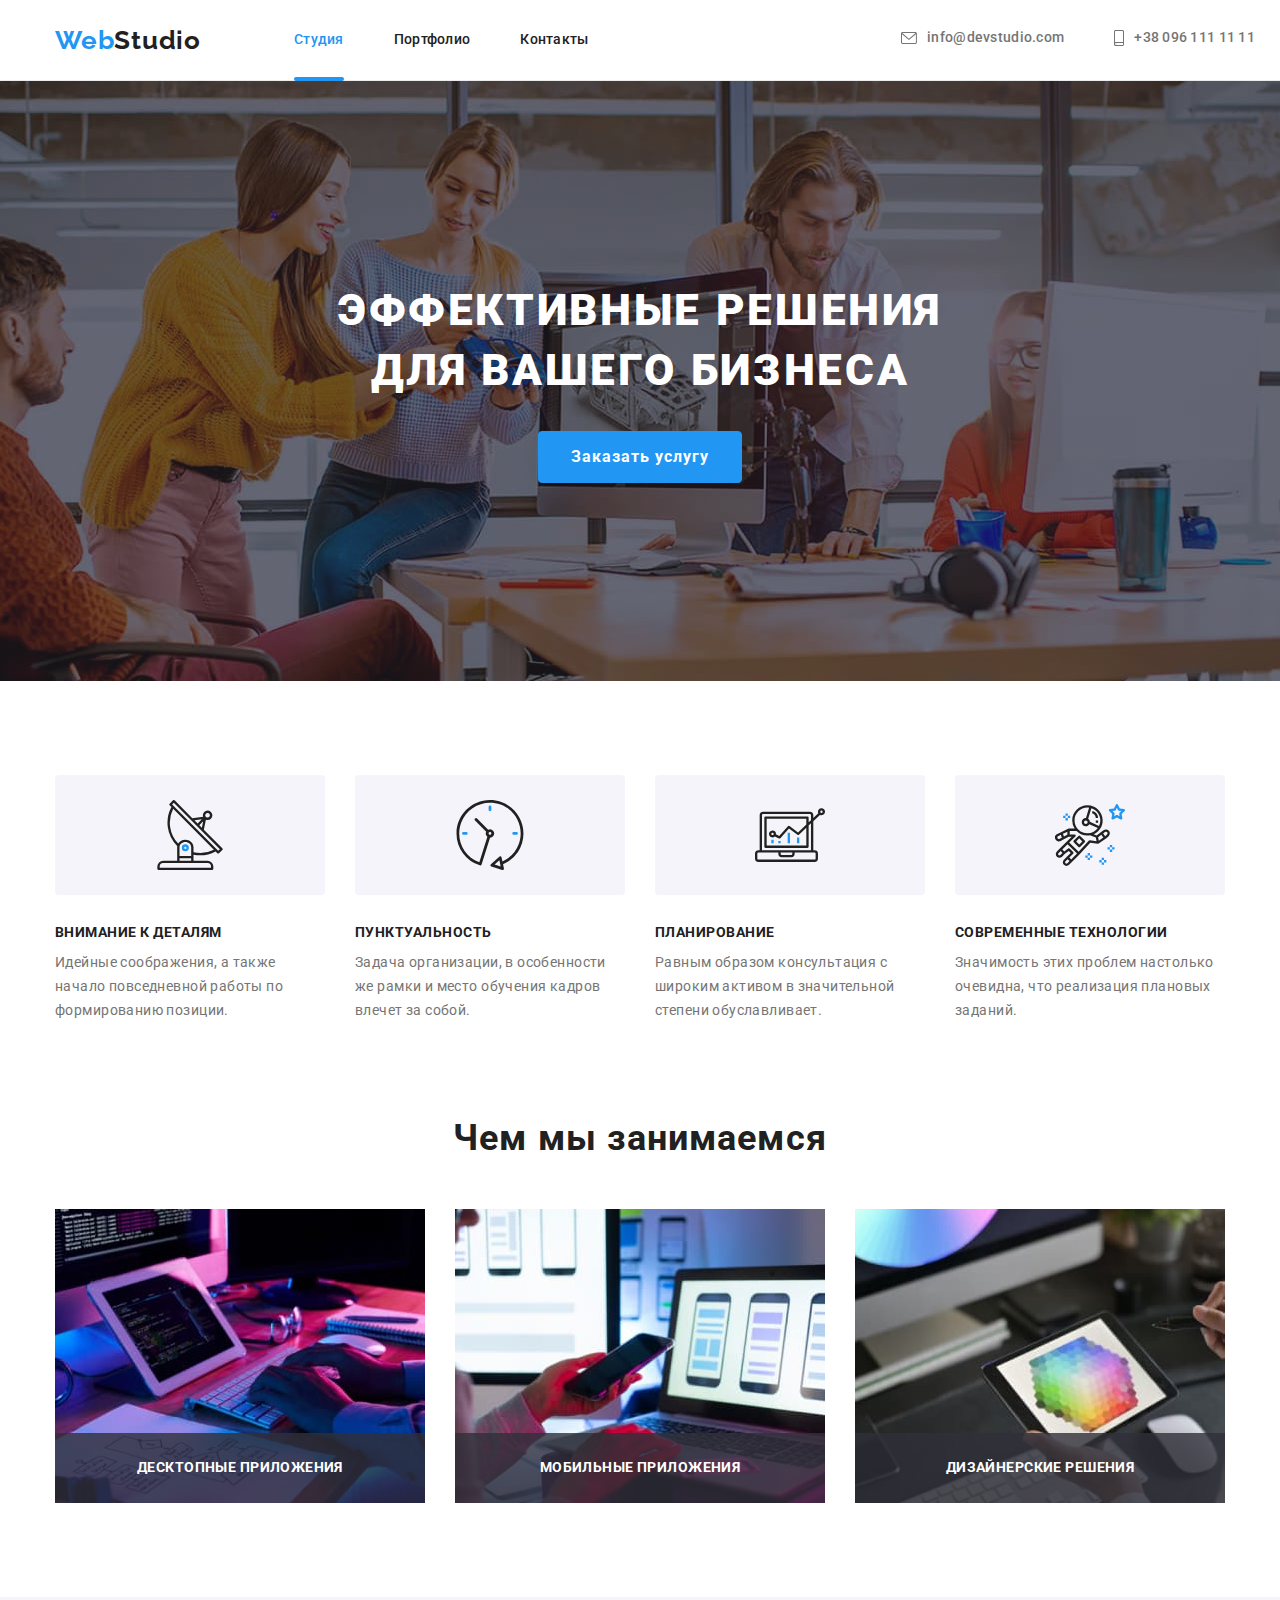
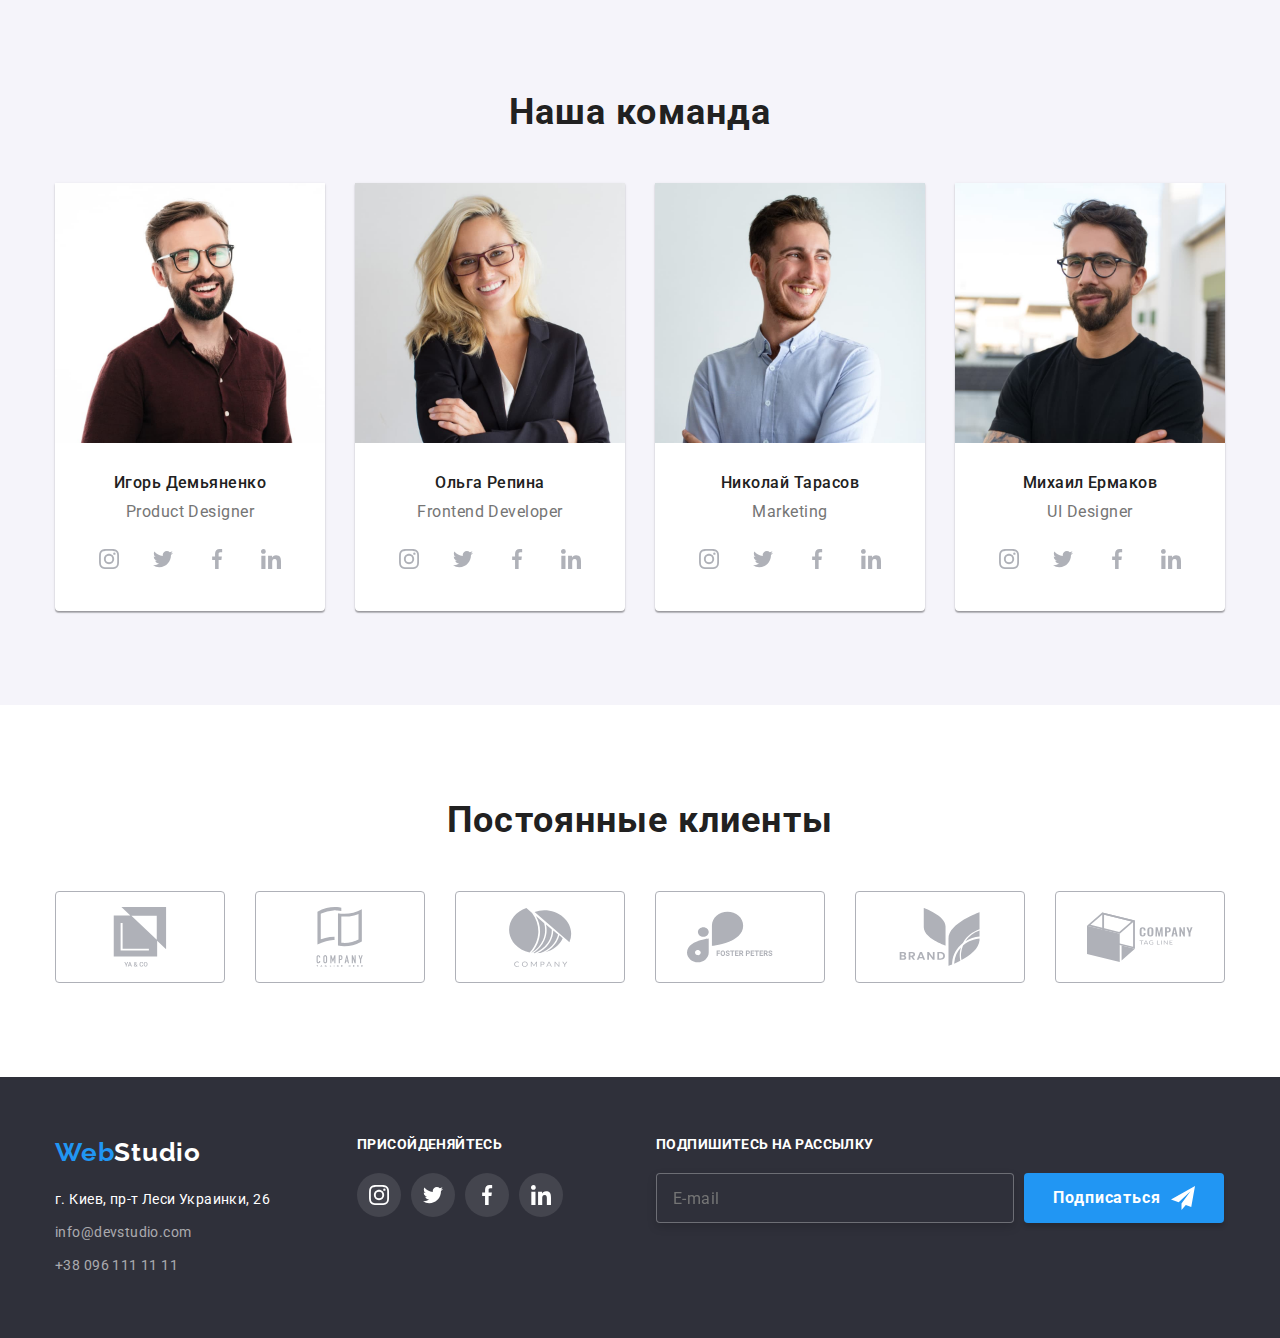
<file: index.html>
<!DOCTYPE html>
<html lang="ru">
<head>
    <meta charset="UTF-8">
    <meta http-equiv="X-UA-Compatible" content="IE=edge">
    <meta name="viewport" content="width=device-width, initial-scale=1.0" />
    <title>Студия</title>
    <link href="https://fonts.googleapis.com/css2?family=Raleway:wght@700&family=Roboto:wght@400;500;700;900&display=swap"
        rel="stylesheet">
    <link rel="stylesheet" href="https://cdnjs.cloudflare.com/ajax/libs/modern-normalize/1.1.0/modern-normalize.min.css">
    <link rel="stylesheet" href="./css/main.min.css">
</head>
<body>
    <!--Шапка-->
    <header class="main">
    <div class="container">
    <nav class="page-header">
        <a href="./index.html" class="page-header__logo">Web<span class="page-header__accent">Studio</span></a>
        <ul class="site-nav">
            <li class="site-nav__item"><a href="./index.html" class="site-nav__link site-nav__link--active">Студия</a></li>
            <li class="site-nav__item"><a href="./portfolio.html" class="site-nav__link">Портфолио</a></li>
            <li class="site-nav__item"><a href="" class="site-nav__link">Контакты</a></li>
        </ul>
        <ul class="contacts">
            <li class="contacts__item">
                <a href="mailto:info@devstudio.com" class="contacts__link">
                <svg class="contacts__icon" width="16" height="16">
                   <use href="./images/symbol-defs.svg#mail"></use>
                </svg>info@devstudio.com</a>
            </li>
            <li class="contacts__item">
                <a href="" class="contacts__link contacts__link--tel"> 
                <svg class="contacts__icon" width="10" height="16">
                    <use href="./images/symbol-defs.svg#smartphone"></use>
                </svg>+38 096 111 11 11</a>
            </li>
        </ul>
        <button type="button" class="menu-open-btn">
            <svg width="40" height="40">
                <use class="button__menu" href="./images/symbol-defs.svg#icon-menu"></use> 
            </svg>
        </button>
    </nav>   
    </div>  
    <div class="mob-menu is-hidden">
        <div class="container">
            <div class="mob-menu__top">
                <button type="button" class="menu-close-btn">
                    <svg width="40" height="40" aria-label="Переключатель мобильного меню">
                        <use class="button__cross" href="./images/symbol-defs.svg#icon-close"></use>
                    </svg>
                </button>
                <ul class="mob-menu__list">
                    <li class="mob-menu__item"><a href="./index.html" class="mob-menu__link mob-menu__link--active">Студия</a></li>
                    <li class="mob-menu__item"><a href="./portfolio.html" class="mob-menu__link">Портфолио</a></li>
                    <li class="mob-menu__item"><a href="" class="mob-menu__link">Контакты</a></li>
                </ul>
            </div>
            <div class="mob-menu__bottom">
                <ul class="mob-contacts">
                    <li class="mob-contacts__item">
                        <a href="" class="mob-contacts__link mob-contacts__link--tel">+38 096 111 11 11</a>
                    </li>
                    <li class="mob-contacts__item">
                        <a href="mailto:info@devstudio.com" class="mob-contacts__link">info@devstudio.com</a>
                    </li>
                </ul>
                <ul class="mob-soc">
                        <li class="mob-soc__item">
                            <a class="mob-soc__link" href="">Instagram</a>
                            <a class="mob-soc__link" href="">Twitter</a>
                            <a class="mob-soc__link" href="">Facebook</a>
                            <a class="mob-soc__link" href="">LinkedIn</a>
                        </li>
                </ul>
            </div>   
    </div>
    </div>
    </header>
    
  <main>
        <!--Герой-->
    <div class="overlay">
        <section class="hero">
            <h1 class="hero__title">Эффективные решения <br /> для вашего бизнеса</h1>
            <button type="button" class="hero__button" data-modal-open>Заказать услугу</button>
        <div class="backdrop is-hidden" data-modal>
            <div class="modal">
                
                <form class="modal__form">
                    <h2 class="modal__title">Оставьте свои данные, мы вам перезвоним</h2>
                <div class="modal__field">

                    
                    <label class="user">Имя
                    <input class="user__input" type="text" name="name" autofocus autocomplete="off">
                    <svg class="user__icon" width="18" height="18">
                        <use href="./images/symbol-defs.svg#person-black"></use>
                    </svg>
                    </label>
                    
                    <label class="user">Телефон
                    <input class="user__input" type="tel" name="tel" autocomplete="off">
                        <svg class="user__icon" width="18" height="18">
                            <use href="./images/symbol-defs.svg#phone-black"></use>
                        </svg>
                    </label>


                    <label class="user">Почта
                    <input class="user__input" type="email" name="email" autocomplete="off">
                        <svg class="user__icon" width="18" height="18">
                            <use href="./images/symbol-defs.svg#email-black"></use>
                        </svg>
                    </label>

                    <label class="user user--comment" for="comment">Комментарий</label>
                    <textarea class="user__texterea" name="comment" id="comment" rows="10" placeholder="Введите текст"></textarea>

                    
                    <label class="checkbox">
                        <input class="checkbox__input" type="checkbox" name="">
                        <span class="checkbox__box">
                            <svg class="checkbox__icon" width="11" height="8">
                                <use href="./images/symbol-defs.svg#check"></use>
                            </svg>
                        </span>
                        Соглашаюсь с рассылкой и принимаю <a href="" class="checkbox__link"> Условия договора</a>
                    </label>
                    
                </div>
                    <button type="submit" class="modal__button">Отправить</button>
                </form>
                
                <button class="modal-close" data-modal-close>
                    <svg class="modal-close__icon" width="18" height="18">
                        <use href="./images/symbol-defs.svg#close-black"></use>
                    </svg>
                </button>
                
            </div>
        </div>
        </section>
    </div>     
    <!--Особенности-->
    <section class="section section--features">
        <div class="container">
            <h2 class="section__title--none">Особенности</h2>
            <ul class="features">
                <li class="features__item">
                    <div class="features__icon">
                    <svg width="70" height="70">
                        <use href="./images/symbol-defs.svg#antenna"></use>
                    </svg>
                    </div>
                    <h3 class="features__name">Внимание к деталям</h3>
                    <p class="features__text">Идейные соображения, а также начало повседневной работы по формированию позиции.</p>
                </li>
                <li class="features__item">
                    <div class="features__icon">
                    <svg width="70" height="70">
                        <use href="./images/symbol-defs.svg#clock"></use>
                    </svg>
                    </div>
                    <h3 class="features__name">Пунктуальность</h3>
                    <p class="features__text">Задача организации, в особенности же рамки и место обучения кадров влечет за собой.</p>
                </li>
                <li class="features__item">
                    <div class="features__icon">
                    <svg width="70" height="70">
                        <use href="./images/symbol-defs.svg#diagram"></use>
                    </svg>
                    </div>
                    <h3 class="features__name">Планирование</h3>
                    <p class="features__text">Равным образом консультация с широким активом в значительной степени обуславливает.</p>
                </li>
                <li class="features__item">
                    <div class="features__icon">
                    <svg width="70" height="70">
                        <use href="./images/symbol-defs.svg#astronaut"></use>
                    </svg>
                    </div>
                    <h3 class="features__name">Современные технологии</h3>
                    <p class="features__text">Значимость этих проблем настолько очевидна, что реализация плановых заданий.</p>  
                </li>
            </ul>
        </div>
    </section>
    <!--Чем мы занимаемся-->
    <Section class="section section--examples">
    <div class="container">
            <h2 class="section__title">Чем мы занимаемся</h2>
            <ul class="examples">
                <li class="examples__item">
                <div class="examples__action">
                    <img srcset="./images/img1.jpg 1x,
                    ./images/img1-2x.jpg 2x"
                    src="./images/img1.jpg" alt="Графики" width="370" height="294" />
                    <p class="examples__text">Десктопные приложения</p> 
                </div>
                </li>
                <li class="examples__item">
                <div class="examples__action">
                    <img srcset="./images/img2.jpg 1x,
                    ./images/img2-2x.jpg 2x"
                    src="./images/img2.jpg" alt="Дизайн" width="370" height="294" />
                    <p class="examples__text">Мобильные приложения</p>
                </div>
                </li>
                <li class="examples__item">
                <div class="examples__action">
                    <img srcset="./images/img3.jpg 1x,
                    ./images/img3-2x.jpg 2x" 
                    src="./images/img3.jpg" alt="Графика" width="370" height="294" />
                <p class="examples__text">Дизайнерские решения</p> 
                </div>
                </li>
            </ul>
    </div>
    </Section>
      <!--Команда-->
    <section class="section section--command">
        <div class="container">
            <h2 class="section__title">Наша команда</h2>
            <ul class="command">
                <li class="command__item">
                    <picture>
                        <source 
                        srcset="
                        ./images/team-des-1-1x.jpg 1x,
                        ./images/team-des-1-2x.jpg 2x"
                        media="(min-width: 1200px)" >
                        <source 
                        srcset="
                        ./images/team-tab-1-1x.jpg 1x,
                        ./images/team-tab-1-2x.jpg 2x"
                        media="(min-width: 768px)" >
                        <source 
                        srcset="
                        ./images/team-mob-1-1x.jpg 1x,
                        ./images/team-mob-1-2x.jpg 2x"
                        media="(min-width: 480px)" >
                        <img src="./images/team-mob-1-1x.jpg" alt="Игорь Демьянченко" width="450" height="460">
                    </picture>
                    <div class="team">
                    <h3 class="team__name">Игорь Демьяненко</h3>
                    <p class="team__function">Product Designer</p>
                <ul class="command-social">
                <li class="command-social__item">
                    <a class="command-social__link" href="http://" target="_blank" rel="noopener noreferrer">
                        <svg width="20" height="20">
                            <use href="./images/symbol-defs.svg#instagram"></use>
                        </svg>
                    </a>
                </li>
                <li class="command-social__item">
                    <a class="command-social__link" href="http://" target="_blank" rel="noopener noreferrer">
                        <svg width="20" height="20">
                            <use href="./images/symbol-defs.svg#twitter"></use>
                        </svg>
                    </a>
                </li>
                <li class="command-social__item">
                    <a class="command-social__link" href="http://" target="_blank" rel="noopener noreferrer">
                        <svg width="20" height="20">
                            <use href="./images/symbol-defs.svg#facebook"></use>
                        </svg>
                    </a>
                </li>
                <li class="command-social__item">
                    <a class="command-social__link" href="http://" target="_blank" rel="noopener noreferrer">
                        <svg width="20" height="20">
                            <use href="./images/symbol-defs.svg#linkedin"></use>
                        </svg>
                    </a>
                </li>
                </ul>
                </li>
                <li class="command__item">
                    <picture>
                        <source 
                        srcset="
                        ./images/team-des-2-1x.jpg 1x,
                        ./images/team-des-2-2x.jpg 2x"
                        media="(min-width: 1200px)" >
                        <source 
                        srcset="
                        ./images/team-tab-2-1x.jpg 1x,
                        ./images/team-tab-2-2x.jpg 2x"
                        media="(min-width: 768px)" >
                        <source 
                        srcset="
                        ./images/team-mob-2-1x.jpg 1x,
                        ./images/team-mob-2-2x.jpg 2x"
                        media="(min-width: 480px)" >
                        <img src="./images/team-mob-2-1x.jpg" alt="Ольга Репина" width="450" height="460">
                    </picture>
                    <div class="team">
                        <h3 class="team__name">Ольга Репина</h3>
                        <p class="team__function">Frontend Developer</p>
                    <ul class="command-social">
                        <li class="command-social__item">
                            <a class="command-social__link" href="http://" target="_blank" rel="noopener noreferrer">
                            <svg width="20" height="20">
                                <use href="./images/symbol-defs.svg#instagram"></use>
                            </svg>
                            </a>
                        </li>
                        <li class="command-social__item">
                            <a class="command-social__link" href="http://" target="_blank" rel="noopener noreferrer">
                                <svg width="20" height="20">
                                    <use href="./images/symbol-defs.svg#twitter"></use>
                                </svg>
                            </a>
                        </li>
                        <li class="command-social__item">
                            <a class="command-social__link" href="http://" target="_blank" rel="noopener noreferrer">
                                <svg width="20" height="20">
                                    <use href="./images/symbol-defs.svg#facebook"></use>
                                </svg>
                            </a>
                        </li>
                        <li class="command-social__item">
                            <a class="command-social__link" href="http://" target="_blank" rel="noopener noreferrer">
                                <svg width="20" height="20">
                                    <use href="./images/symbol-defs.svg#linkedin"></use>
                                </svg>
                            </a>
                        </li>
                    </ul>
                    </div>
                </li>
                <li class="command__item">
                    <picture>
                        <source 
                        srcset="
                        ./images/team-des-3-1x.jpg 1x,
                        ./images/team-des-3-2x.jpg 2x"
                        media="(min-width: 1200px)" >
                        <source 
                        srcset="
                        ./images/team-tab-3-1x.jpg 1x,
                        ./images/team-tab-3-2x.jpg 2x"
                        media="(min-width: 768px)" >
                        <source 
                        srcset="
                        ./images/team-mob-3-1x.jpg 1x,
                        ./images/team-mob-3-2x.jpg 2x"
                        media="(min-width: 480px)" >
                        <img src="./images/team-mob-3-1x.jpg" alt="Николай Тарасов" width="450" height="460">
                    </picture>
                    <div class="team">
                        <h3 class="team__name">Николай Тарасов</h3>
                        <p class="team__function">Marketing</p>
                    <ul class="command-social">
                        <li class="command-social__item">
                            <a class="command-social__link" href="http://" target="_blank" rel="noopener noreferrer">
                            <svg width="20" height="20">
                                    <use href="./images/symbol-defs.svg#instagram"></use>
                            </svg>
                            </a>
                        </li>
                        <li class="command-social__item">
                            <a class="command-social__link" href="http://" target="_blank" rel="noopener noreferrer">
                                <svg width="20" height="20">
                                    <use href="./images/symbol-defs.svg#twitter"></use>
                                </svg>
                            </a>
                        </li>
                        <li class="command-social__item">
                            <a class="command-social__link" href="http://" target="_blank" rel="noopener noreferrer">
                                <svg width="20" height="20">
                                    <use href="./images/symbol-defs.svg#facebook"></use>
                                </svg>
                            </a>
                        </li>
                        <li class="command-social__item">
                            <a class="command-social__link" href="http://" target="_blank" rel="noopener noreferrer">
                            <svg width="20" height="20">
                                <use href="./images/symbol-defs.svg#linkedin"></use>
                            </svg>
                            </a>
                        </li>
                    </ul>
                    </div>
                </li>
                <li class="command__item">
                    <picture>
                        <source 
                        srcset="
                        ./images/team-des-4-1x.jpg 1x,
                        ./images/team-des-4-2x.jpg 2x"
                        media="(min-width: 1200px)" >
                        <source 
                        srcset="
                        ./images/team-tab-4-1x.jpg 1x,
                        ./images/team-tab-4-2x.jpg 2x"
                        media="(min-width: 768px)" >
                        <source 
                        srcset="
                        ./images/team-mob-4-1x.jpg 1x,
                        ./images/team-mob-4-2x.jpg 2x"
                        media="(min-width: 480px)" >
                        <img src="./images/team-mob-4-1x.jpg" alt="Михаил Ермаков" width="450" height="460">
                    </picture>
                    <div class="team">
                    <h3 class="team__name">Михаил Ермаков</h3>
                    <p class="team__function">UI Designer</p>
                <ul class="command-social">
                    <li class="command-social__item">
                        <a class="command-social__link" href="http://" target="_blank" rel="noopener noreferrer">
                        <svg width="20" height="20">
                            <use href="./images/symbol-defs.svg#instagram"></use>
                        </svg>
                        </a>
                    </li>
                    <li class="command-social__item">
                        <a class="command-social__link" href="http://" target="_blank" rel="noopener noreferrer">
                        <svg width="20" height="20">
                            <use href="./images/symbol-defs.svg#twitter"></use>
                        </svg>
                        </a>
                    </li>
                    <li class="command-social__item">
                        <a class="command-social__link" href="http://" target="_blank" rel="noopener noreferrer">
                        <svg width="20" height="20">
                            <use href="./images/symbol-defs.svg#facebook"></use>
                        </svg>
                        </a>
                    </li>
                    <li class="command-social__item">
                        <a class="command-social__link" href="http://" target="_blank" rel="noopener noreferrer">
                        <svg width="20" height="20">
                            <use href="./images/symbol-defs.svg#linkedin"></use>
                        </svg>
                        </a>
                    </li>
                </ul>
                </div>
                </li>
            </ul>
        </div>
    </section>
      <!-- Постоянные клиенты -->
      <section class="section section--clients">
       <div class="container">
        <h2 class="section__title">Постоянные клиенты</h2>
        <ul class="clients">
            <li class="clients__item">
                <a class="clients__link" href="http://" target="_blank" rel="noopener noreferrer">
                 <svg class="clients__icon" width="41" height="46">
                     <use href="./images/symbol-defs.svg#client-1"></use>
                 </svg>
                </a>
            </li>
            <li class="clients__item">
                <a class="clients__link" href="http://" target="_blank" rel="noopener noreferrer">
                    <svg class="clients__icon" width="40" height="52">
                        <use href="./images/symbol-defs.svg#client-2"></use>
                    </svg>
                </a>
            </li>
            <li class="clients__item">
                <a class="clients__link" href="http://" target="_blank" rel="noopener noreferrer">
                    <svg class="clients__icon" width="43" height="41">
                        <use href="./images/symbol-defs.svg#client-3"></use>
                    </svg>
                </a>
            </li>
            <li class="clients__item">
                <a class="clients__link" href="http://" target="_blank" rel="noopener noreferrer">
                    <svg class="clients__icon" width="84" height="41">
                        <use href="./images/symbol-defs.svg#client-4"></use>
                    </svg>
                </a>
            </li>
            <li class="clients__item">
                <a class="clients__link" href="http://" target="_blank" rel="noopener noreferrer">
                    <svg class="clients__icon" width="63" height="45">
                        <use href="./images/symbol-defs.svg#client-5"></use>
                    </svg>
                </a>
            </li>
            <li class="clients__item">
                <a class="clients__link" href="http://" target="_blank" rel="noopener noreferrer">
                    <svg class="clients__icon" width="94" height="44">
                        <use href="./images/symbol-defs.svg#client-6"></use>
                    </svg>
                </a>
            </li>
        </ul>
       </div>
      </section>
  </main>

    <!--Футер-->
    <footer class="footer">
        <div class="container container--footer">
            <section class="footer__contacts">
                <a href="./index.html" class="page-header__logo">Web<span class="footer__accent">Studio</span></a>
                <address class="footer__address">г. Киев, пр-т Леси Украинки, 26</address>
                <address class="footer__nav">
                    <a href="mailto:info@devstudio.com" class="footer__link footer__link--mail">info@devstudio.com</a>
                    <a href="" class="footer__link">+38 096 111 11 11</a>
                </address>
            </section>
            <section class="social">
                <h2 class="social__title">Присойденяйтесь</h2>
            <ul class="social__list">
                <li class="social__item">
                    <a class="social__link" href="http://" target="_blank" rel="noopener noreferrer">
                        <svg width="20" height="20">
                            <use href="./images/symbol-defs.svg#instagram"></use>
                        </svg>
                    </a>
                </li>
                <li class="social__item">
                    <a class="social__link" href="http://" target="_blank" rel="noopener noreferrer">
                        <svg width="20" height="20">
                            <use href="./images/symbol-defs.svg#twitter"></use>
                        </svg>
                    </a>
                </li>
                <li class="social__item">
                    <a class="social__link" href="http://" target="_blank" rel="noopener noreferrer">
                        <svg width="20" height="20">
                            <use href="./images/symbol-defs.svg#facebook"></use>
                        </svg>
                    </a>
                </li>
                <li class="social__item">
                    <a class="social__link" href="http://" target="_blank" rel="noopener noreferrer">
                        <svg width="20" height="20">
                            <use href="./images/symbol-defs.svg#linkedin"></use>
                        </svg>
                    </a>
                </li>
            </ul>
           </section>
            <form class="sub">
                <h2 class="sub__title">Подпишитесь на рассылку</h2>

            <div class="sub__group">
                <label for="Email" class="sub__label"></label>
                <input class="sub__input" type="email" id="Email" name="Email" placeholder="E-mail">

                <button type="submit" class="sub__button">Подписаться
                <a class="sub__send" href="http://" target="_blank" rel="noopener noreferrer">
                    <svg width="24" height="24">
                    <use href="./images/symbol-defs.svg#send"></use>
                </svg>
                </a>
                </button>
            </div>
            </form>
            </div>
    </footer>

    <script src="./js/modal.js"></script>
    <script src="./js/mobile-menu.js"></script>
</body>
</html>
</file>
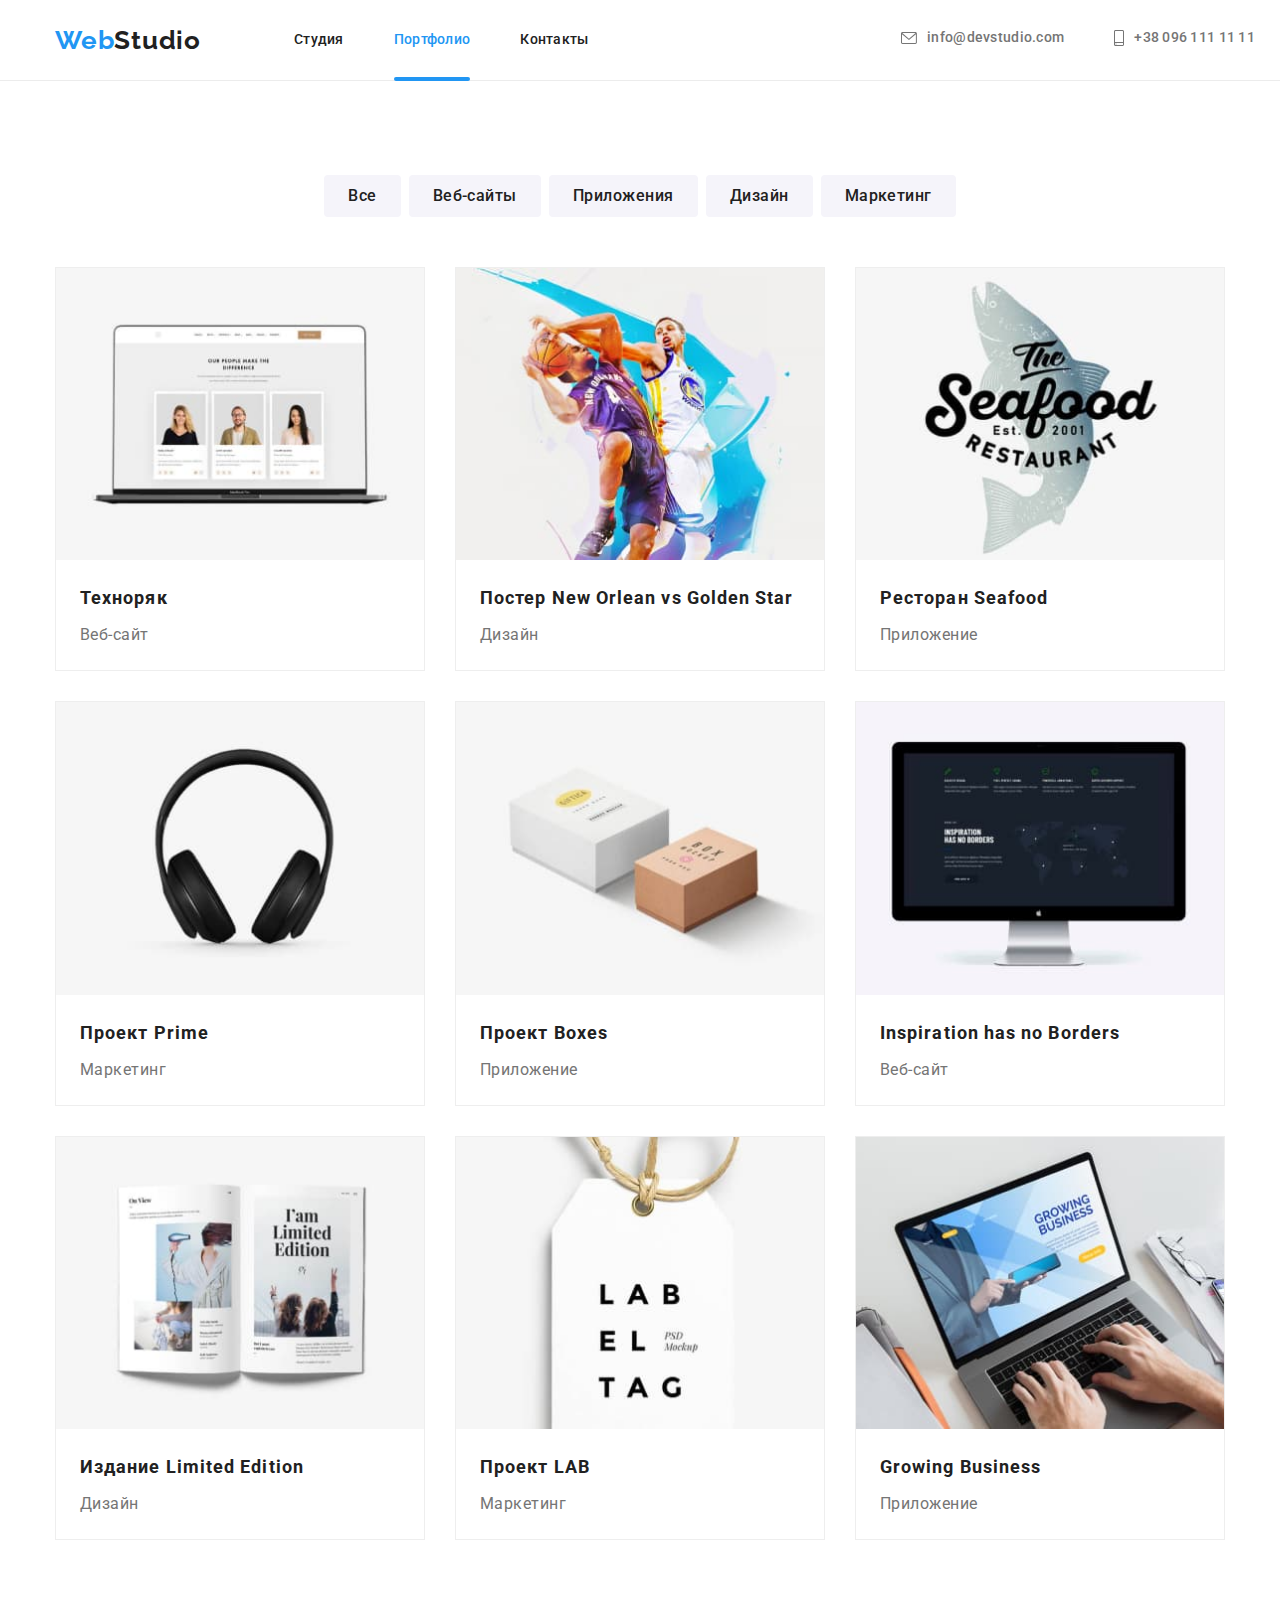
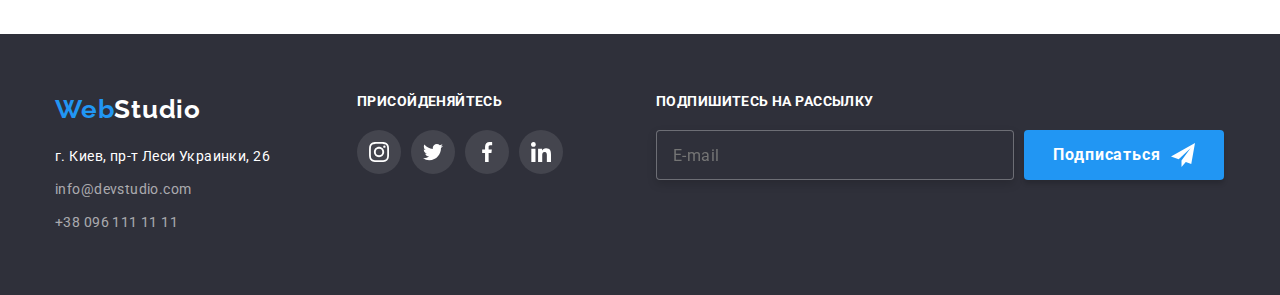
<file: portfolio.html>
<!DOCTYPE html>
<html lang="ru">

<head>
    <meta charset="UTF-8">
    <meta http-equiv="X-UA-Compatible" content="IE=edge">
    <meta name="viewport" content="width=device-width, initial-scale=1.0">
    <title>Студия</title>
    <link href="https://fonts.googleapis.com/css2?family=Raleway:wght@700&family=Roboto:wght@400;500;700;900&display=swap"
        rel="stylesheet">
    <link rel="stylesheet" href="https://cdnjs.cloudflare.com/ajax/libs/modern-normalize/1.1.0/modern-normalize.min.css">
    <link rel="stylesheet" href="./css/main.min.css">
</head>

<body>
    <!--Шапка-->
    <header class="main">
    <div class="container">
    <nav class="page-header">
        <a href="./index.html" class="page-header__logo">Web<span class="page-header__accent">Studio</span></a>
        <ul class="site-nav">
            <li class="site-nav__item"><a href="./index.html" class="site-nav__link">Студия</a></li>
            <li class="site-nav__item"><a href="./portfolio.html" class="site-nav__link site-nav__link--active">Портфолио</a></li>
            <li class="site-nav__item"><a href="" class="site-nav__link">Контакты</a></li>
        </ul>
        <ul class="contacts">
            <li class="contacts__item">
                <a href="mailto:info@devstudio.com" class="contacts__link">
                <svg class="contacts__icon" width="16" height="16">
                   <use href="./images/symbol-defs.svg#mail"></use>
                </svg>info@devstudio.com</a>
            </li>
            <li class="contacts__item">
                <a href="" class="contacts__link contacts__link--tel"> 
                <svg class="contacts__icon" width="10" height="16">
                    <use href="./images/symbol-defs.svg#smartphone"></use>
                </svg>+38 096 111 11 11</a>
            </li>
        </ul>
        <button type="button" class="menu-open-btn">
            <svg width="40" height="40">
                <use class="button__menu" href="./images/symbol-defs.svg#icon-menu"></use> 
            </svg>
        </button>
    </nav>   
    </div>  
    <div class="mob-menu is-hidden">
        <div class="container">
            <div class="mob-menu__top">
                <button type="button" class="menu-close-btn">
                    <svg width="40" height="40" aria-label="Переключатель мобильного меню">
                        <use class="button__cross" href="./images/symbol-defs.svg#icon-close"></use>
                    </svg>
                </button>
                <ul class="mob-menu__list">
                    <li class="mob-menu__item"><a href="./index.html" class="mob-menu__link">Студия</a></li>
                    <li class="mob-menu__item"><a href="./portfolio.html" class="mob-menu__link mob-menu__link--active">Портфолио</a></li>
                    <li class="mob-menu__item"><a href="" class="mob-menu__link">Контакты</a></li>
                </ul>
            </div>
            <div class="mob-menu__bottom">
                <ul class="mob-contacts">
                    <li class="mob-contacts__item">
                        <a href="" class="mob-contacts__link mob-contacts__link--tel">+38 096 111 11 11</a>
                    </li>
                    <li class="mob-contacts__item">
                        <a href="mailto:info@devstudio.com" class="mob-contacts__link">info@devstudio.com</a>
                    </li>
                </ul>
                <ul class="mob-soc">
                        <li class="mob-soc__item">
                            <a class="mob-soc__link" href="">Instagram</a>
                            <a class="mob-soc__link" href="">Twitter</a>
                            <a class="mob-soc__link" href="">Facebook</a>
                            <a class="mob-soc__link" href="">LinkedIn</a>
                        </li>
                </ul>
            </div>   
    </div>
    </div>
    </header>

    <main>
        <!-- Портфолио -->
        <section class="section section--gallery">
        <div class="container">
            <h2 class="section__title--none">Примеры работ</h2>
            <ul class="buttons">
                <li class="buttons__item"><button type="button" class="buttons__link">Все</button></li>
                <li class="buttons__item"><button type="button" class="buttons__link">Веб-сайты</button></li>
                <li class="buttons__item"><button type="button" class="buttons__link">Приложения</button></li>
                <li class="buttons__item"><button type="button" class="buttons__link">Дизайн</button></li>
                <li class="buttons__item"><button type="button" class="buttons__link">Маркетинг</button></li>
            </ul>
            <ul class="card-set">
            <li class="card-set__elements">
            <div class="foto">
                <picture>
                    <source 
                    srcset="
                    ./images/portfolio1-des-1x.jpg 1x,
                    ./images/portfolio1-des-2x.jpg 2x"
                    media="(min-width: 1200px)" >
                    <source 
                    srcset="
                    ./images/portfolio1-tab-1x.jpg 1x,
                    ./images/portfolio1-tab-2x.jpg 2x"
                    media="(min-width: 768px)" >
                    <source 
                    srcset="
                    ./images/portfolio1-mob-1x.jpg 1x,
                    ./images/portfolio1-mob-2x.jpg 2x"
                    media="(min-width: 480px)" >
                    <img src="./images/portfolio1-mob-1x.jpg" alt="Техноряк" width="450" height="294">
                </picture>
                <div class="foto__overlay">
                    <p class="foto__text">
                        Ресурс предлагает комплексные предложения с разным уровнем функционала и сервисов. Все это позволит посетителю
                        получить
                        исчерпывающие сведения о компании или частном лице.
                    </p>
                </div>
            </div>
                <div class="card-set__meta">
                    <h3 class="card-set__title">Техноряк</h3>
                    <p class="card-set__text">Веб-сайт</p>
                </div>
            </li>
            <li class="card-set__elements">
                <div class="foto">
                    <picture>
                        <source 
                        srcset="
                        ./images/portfolio2-des-1x.jpg 1x,
                        ./images/portfolio2-des-2x.jpg 2x"
                        media="(min-width: 1200px)" >
                        <source 
                        srcset="
                        ./images/portfolio2-tab-1x.jpg 1x,
                        ./images/portfolio2-tab-2x.jpg 2x"
                        media="(min-width: 768px)" >
                        <source 
                        srcset="
                        ./images/portfolio2-mob-1x.jpg 1x,
                        ./images/portfolio2-mob-2x.jpg 2x"
                        media="(min-width: 480px)" >
                        <img src="./images/portfolio2-mob-1x.jpg" alt="Постер" width="450" height="294">
                    </picture>
                <div class="foto__overlay">
                    <p class="foto__text">
                        Ресурс предлагает комплексные предложения с разным уровнем функционала и сервисов. Все это позволит посетителю
                        получить
                        исчерпывающие сведения о компании или частном лице.
                    </p>
                </div>
                </div>
                <div class="card-set__meta">
                    <h3 class="card-set__title">Постер New Orlean vs Golden Star</h3>
                    <p class="card-set__text">Дизайн</p>
                </div>
            </li>
            <li class="card-set__elements">
                <div class="foto">
                    <picture>
                        <source 
                        srcset="
                        ./images/portfolio3-des-1x.jpg 1x,
                        ./images/portfolio3-des-2x.jpg 2x"
                        media="(min-width: 1200px)" >
                        <source 
                        srcset="
                        ./images/portfolio3-tab-1x.jpg 1x,
                        ./images/portfolio3-tab-2x.jpg 2x"
                        media="(min-width: 768px)" >
                        <source 
                        srcset="
                        ./images/portfolio3-mob-1x.jpg 1x,
                        ./images/portfolio3-mob-2x.jpg 2x"
                        media="(min-width: 480px)" >
                        <img src="./images/portfolio3-mob-1x.jpg" alt="Ресторан Seafood" width="450" height="294">
                    </picture>
                <div class="foto__overlay">
                    <p class="foto__text">
                        Ресурс предлагает комплексные предложения с разным уровнем функционала и сервисов. Все это позволит посетителю
                        получить
                        исчерпывающие сведения о компании или частном лице.
                    </p>
                </div>
                </div>
                <div class="card-set__meta">
                    <h3 class="card-set__title">Ресторан Seafood</h3>
                    <p class="card-set__text">Приложение</p>
                </div>
            </li>
            <li class="card-set__elements">
                <div class="foto">
                    <picture>
                        <source 
                        srcset="
                        ./images/portfolio4-des-1x.jpg 1x,
                        ./images/portfolio4-des-2x.jpg 2x"
                        media="(min-width: 1200px)" >
                        <source 
                        srcset="
                        ./images/portfolio4-tab-1x.jpg 1x,
                        ./images/portfolio4-tab-2x.jpg 2x"
                        media="(min-width: 768px)" >
                        <source 
                        srcset="
                        ./images/portfolio4-mob-1x.jpg 1x,
                        ./images/portfolio4-mob-2x.jpg 2x"
                        media="(min-width: 480px)" >
                        <img src="./images/portfolio4-mob-1x.jpg" alt="Наушники" width="450" height="294">
                    </picture>
                <div class="foto__overlay">
                    <p class="foto__text">
                        Ресурс предлагает комплексные предложения с разным уровнем функционала и сервисов. Все это позволит посетителю
                        получить
                        исчерпывающие сведения о компании или частном лице.
                    </p>
                </div>
                </div>
                <div class="card-set__meta">
                    <h3 class="card-set__title">Проект Prime</h3>
                     <p class="card-set__text">Маркетинг</p>
                </div>
            </li>
            <li class="card-set__elements">
                <div class="foto">
                    <picture>
                        <source 
                        srcset="
                        ./images/portfolio5-des-1x.jpg 1x,
                        ./images/portfolio5-des-2x.jpg 2x"
                        media="(min-width: 1200px)" >
                        <source 
                        srcset="
                        ./images/portfolio5-tab-1x.jpg 1x,
                        ./images/portfolio5-tab-2x.jpg 2x"
                        media="(min-width: 768px)" >
                        <source 
                        srcset="
                        ./images/portfolio5-mob-1x.jpg 1x,
                        ./images/portfolio5-mob-2x.jpg 2x"
                        media="(min-width: 480px)" >
                        <img src="./images/portfolio5-mob-1x.jpg" alt="Две коробки" width="450" height="294">
                    </picture>
                <div class="foto__overlay">
                    <p class="foto__text">
                        Ресурс предлагает комплексные предложения с разным уровнем функционала и сервисов. Все это позволит посетителю
                        получить
                        исчерпывающие сведения о компании или частном лице.
                    </p>
                </div>
                </div>
                <div class="card-set__meta">
                    <h3 class="card-set__title">Проект Boxes</h3>
                    <p class="card-set__text">Приложение</p>
                </div>
            </li>
            <li class="card-set__elements">
                <div class="foto">
                    <picture>
                        <source 
                        srcset="
                        ./images/portfolio6-des-1x.jpg 1x,
                        ./images/portfolio6-des-2x.jpg 2x"
                        media="(min-width: 1200px)" >
                        <source 
                        srcset="
                        ./images/portfolio6-tab-1x.jpg 1x,
                        ./images/portfolio6-tab-2x.jpg 2x"
                        media="(min-width: 768px)" >
                        <source 
                        srcset="
                        ./images/portfolio6-mob-1x.jpg 1x,
                        ./images/portfolio6-mob-2x.jpg 2x"
                        media="(min-width: 480px)" >
                        <img src="./images/portfolio6-mob-1x.jpg" alt="Екран монитора" width="450" height="294">
                    </picture>
                <div class="foto__overlay">
                    <p class="foto__text">
                        Ресурс предлагает комплексные предложения с разным уровнем функционала и сервисов. Все это позволит посетителю
                        получить
                        исчерпывающие сведения о компании или частном лице.
                    </p>
                </div>
                </div>
                <div class="card-set__meta">
                    <h3 class="card-set__title">Inspiration has no Borders</h3>
                    <p class="card-set__text">Веб-сайт</p>
                </div>
            </li>
            <li class="card-set__elements">
                <div class="foto">
                    <picture>
                        <source 
                        srcset="
                        ./images/portfolio7-des-1x.jpg 1x,
                        ./images/portfolio7-des-2x.jpg 2x"
                        media="(min-width: 1200px)" >
                        <source 
                        srcset="
                        ./images/portfolio7-tab-1x.jpg 1x,
                        ./images/portfolio7-tab-2x.jpg 2x"
                        media="(min-width: 768px)" >
                        <source 
                        srcset="
                        ./images/portfolio7-mob-1x.jpg 1x,
                        ./images/portfolio7-mob-2x.jpg 2x"
                        media="(min-width: 480px)" >
                        <img src="./images/portfolio7-mob-1x.jpg" alt="Журнал" width="450" height="294">
                    </picture>
                <div class="foto__overlay">
                    <p class="foto__text">
                        Ресурс предлагает комплексные предложения с разным уровнем функционала и сервисов. Все это позволит посетителю
                        получить
                        исчерпывающие сведения о компании или частном лице.
                    </p>
                </div>
                </div>
                <div class="card-set__meta">
                    <h3 class="card-set__title">Издание Limited Edition</h3>
                    <p class="card-set__text">Дизайн</p>
                </div>
             </li>
            <li class="card-set__elements">
                <div class="foto">
                    <picture>
                        <source 
                        srcset="
                        ./images/portfolio8-des-1x.jpg 1x,
                        ./images/portfolio8-des-2x.jpg 2x"
                        media="(min-width: 1200px)" >
                        <source 
                        srcset="
                        ./images/portfolio8-tab-1x.jpg 1x,
                        ./images/portfolio8-tab-2x.jpg 2x"
                        media="(min-width: 768px)" >
                        <source 
                        srcset="
                        ./images/portfolio8-mob-1x.jpg 1x,
                        ./images/portfolio8-mob-2x.jpg 2x"
                        media="(min-width: 480px)" >
                        <img src="./images/portfolio8-mob-1x.jpg" alt="Бирочка" width="450" height="294">
                    </picture>
                <div class="foto__overlay">
                    <p class="foto__text">
                        Ресурс предлагает комплексные предложения с разным уровнем функционала и сервисов. Все это позволит посетителю
                        получить
                        исчерпывающие сведения о компании или частном лице.
                    </p>
                </div>
                </div>
                <div class="card-set__meta">
                    <h3 class="card-set__title">Проект LAB</h3>
                    <p class="card-set__text">Маркетинг</p>
                </div>
            </li>
            <li class="card-set__elements">
                <div class="foto">
                    <picture>
                        <source 
                        srcset="
                        ./images/portfolio9-des-1x.jpg 1x,
                        ./images/portfolio9-des-2x.jpg 2x"
                        media="(min-width: 1200px)" >
                        <source 
                        srcset="
                        ./images/portfolio9-tab-1x.jpg 1x,
                        ./images/portfolio9-tab-2x.jpg 2x"
                        media="(min-width: 768px)" >
                        <source 
                        srcset="
                        ./images/portfolio9-mob-1x.jpg 1x,
                        ./images/portfolio9-mob-2x.jpg 2x"
                        media="(min-width: 480px)" >
                        <img src="./images/portfolio9-mob-1x.jpg" alt="Ноутбук" width="450" height="294">
                    </picture>
                <div class="foto__overlay">
                    <p class="foto__text">
                        Ресурс предлагает комплексные предложения с разным уровнем функционала и сервисов. Все это позволит посетителю
                        получить
                        исчерпывающие сведения о компании или частном лице.
                    </p>
                </div>
                </div>
                <div class="card-set__meta">
                    <h3 class="card-set__title">Growing Business</h3>
                    <p class="card-set__text">Приложение</p>
                </div>
            </li>
        </ul>
        </div>
        </section>
    </main>
    
    <!--Футер-->
    <footer class="footer">
        <div class="container container--footer">
            <section class="footer__contacts">
                <a href="./index.html" class="page-header__logo">Web<span class="footer__accent">Studio</span></a>
                <address class="footer__address">г. Киев, пр-т Леси Украинки, 26</address>
                <address class="footer__nav">
                    <a href="mailto:info@devstudio.com" class="footer__link footer__link--mail">info@devstudio.com</a>
                    <a href="" class="footer__link">+38 096 111 11 11</a>
                </address>
            </section>
            <section class="social">
                <h2 class="social__title">Присойденяйтесь</h2>
            <ul class="social__list">
                <li class="social__item">
                    <a class="social__link" href="http://" target="_blank" rel="noopener noreferrer">
                        <svg width="20" height="20">
                            <use href="./images/symbol-defs.svg#instagram"></use>
                        </svg>
                    </a>
                </li>
                <li class="social__item">
                    <a class="social__link" href="http://" target="_blank" rel="noopener noreferrer">
                        <svg width="20" height="20">
                            <use href="./images/symbol-defs.svg#twitter"></use>
                        </svg>
                    </a>
                </li>
                <li class="social__item">
                    <a class="social__link" href="http://" target="_blank" rel="noopener noreferrer">
                        <svg width="20" height="20">
                            <use href="./images/symbol-defs.svg#facebook"></use>
                        </svg>
                    </a>
                </li>
                <li class="social__item">
                    <a class="social__link" href="http://" target="_blank" rel="noopener noreferrer">
                        <svg width="20" height="20">
                            <use href="./images/symbol-defs.svg#linkedin"></use>
                        </svg>
                    </a>
                </li>
            </ul>
           </section>
            <form class="sub">
                <h2 class="sub__title">Подпишитесь на рассылку</h2>

            <div class="sub__group">
                <label for="Email" class="sub__label"></label>
                <input class="sub__input" type="email" id="Email" name="Email" placeholder="E-mail">

                <button type="submit" class="sub__button">Подписаться
                <a class="sub__send" href="http://" target="_blank" rel="noopener noreferrer">
                    <svg width="24" height="24">
                    <use href="./images/symbol-defs.svg#send"></use>
                </svg>
                </a>
                </button>
            </div>
            </form>
            </div>
    </footer>
    <script src="./js/mobile-menu.js"></script>
</body>

</html>
</file>
<file: css/main.min.css>
body{color:var(--primary-text-color);background-color:var(--primary-bgc-color);font-family:Roboto, sans-serif;letter-spacing:0.03em}body.modal-open{overflow:hidden}.container{width:100%;padding-left:15px;padding-right:15px;margin-left:auto;margin-right:auto}@media screen and (min-width: 480px){.container{width:480px}}@media screen and (min-width: 768px){.container{width:768px}}@media screen and (min-width: 1200px){.container{width:1200px}}h2,h3,ul{padding:0;margin:0;list-style:none}button{cursor:pointer}img{display:block;width:100%;height:auto;max-width:100%}.is-hidden{visibility:hidden;opacity:0;pointer-events:none}.hero__button,.modal__button{min-width:200px;font-family:inherit;font-weight:700;font-size:16px;line-height:1.9;letter-spacing:0.06em;cursor:pointer;text-align:center;background-color:#2196F3;color:#fff;border-radius:4px;border:1px solid transparent}.features__text,.team__function,.card-set__text{font-style:normal;font-weight:400;letter-spacing:0.03em;color:#757575}.section{display:-webkit-box;display:-ms-flexbox;display:flex;padding-top:60px;padding-bottom:60px}@media screen and (min-width: 1200px){.section{padding-top:94px;padding-bottom:94px}}.section__title{margin-top:0;margin-bottom:30px;color:#212121;font-weight:700;font-size:28px;line-height:1.18;letter-spacing:0.03em;text-align:center}@media screen and (min-width: 1200px){.section__title{margin-bottom:50px;font-size:36px;line-height:1.17}}.section__title--none{display:none}.main{border-bottom:1px solid #ECECEC}.page-header{display:-webkit-box;display:-ms-flexbox;display:flex;-webkit-box-align:center;-ms-flex-align:center;align-items:center;height:60px}@media screen and (min-width: 768px) and (max-width: 1199px){.page-header{height:80px}}@media screen and (min-width: 1200px){.page-header{width:1200px;height:80px}}.page-header__accent{color:#212121}.page-header__logo{color:#2196F3;font-family:Raleway, sans-serif;font-weight:700;font-size:26px;line-height:1.19;letter-spacing:0.03em;text-decoration:none}@media screen and (min-width: 480px) and (max-width: 1199px){.page-header__logo{font-size:24px;line-height:1.17}}.site-nav{display:none}@media screen and (min-width: 768px){.site-nav{display:-webkit-box;display:-ms-flexbox;display:flex;margin-left:88px}}@media screen and (min-width: 1200px){.site-nav{margin-left:93px}}@media screen and (min-width: 768px){.site-nav__item{margin-left:50px}}.site-nav__item:first-child{margin-left:0px}.site-nav__link{display:block;padding-top:32px;padding-bottom:32px;color:#212121;font-weight:500;font-size:14px;line-height:1.14;letter-spacing:0.02em;text-decoration:none;-webkit-transition:color 250ms cubic-bezier(0.4, 0, 0.2, 1);transition:color 250ms cubic-bezier(0.4, 0, 0.2, 1)}.site-nav__link:hover,.site-nav__link:focus{color:#2196F3}.site-nav__link--active{position:relative;font-weight:500;font-size:14px;line-height:1.14;letter-spacing:0.02em;text-decoration:none;color:#2196F3}.site-nav__link--active::before{position:absolute;content:"";bottom:-1px;width:100%;height:4px;border-radius:2px;background-color:#2196F3}.contacts{display:none;-webkit-box-align:center;-ms-flex-align:center;align-items:center}@media screen and (min-width: 768px) and (max-width: 1199px){.contacts{display:block;margin-top:21px;margin-bottom:21px;margin-left:auto}}@media screen and (min-width: 1200px){.contacts{display:-webkit-box;display:-ms-flexbox;display:flex;margin-left:auto}}@media screen and (min-width: 768px) and (max-width: 1199px){.contacts__item{margin-bottom:10px;margin-left:50px}.contacts__item:last-child{margin-bottom:0px}}@media screen and (min-width: 1200px){.contacts__item{margin-left:50px}.contacts__item:first-child{margin-left:0px}}.contacts__link{display:-webkit-inline-box;display:-ms-inline-flexbox;display:inline-flex;color:#757575;background-color:#fff;font-weight:500;font-size:14px;line-height:1.14;letter-spacing:0.02em;text-decoration:none}.contacts__link:hover,.contacts__link:focus{display:-webkit-box;display:-ms-flexbox;display:flex;color:#2196F3}.contacts__icon{display:-webkit-inline-box;display:-ms-inline-flexbox;display:inline-flex;-webkit-box-align:center;-ms-flex-align:center;align-items:center;margin-right:10px;fill:currentColor}.mob-menu{position:fixed;width:100vw;height:100vh;z-index:1;padding-top:48px;padding-bottom:48px;padding-left:40px;top:0;left:0;background-color:#fff;-webkit-box-shadow:0px 4px 8px rgba(0,0,0,0.04),0px 2px 4px rgba(0,0,0,0.08),0px 1px 3px rgba(0,0,0,0.16);box-shadow:0px 4px 8px rgba(0,0,0,0.04),0px 2px 4px rgba(0,0,0,0.08),0px 1px 3px rgba(0,0,0,0.16)}.mob-menu .container{display:-webkit-box;display:-ms-flexbox;display:flex;-webkit-box-orient:vertical;-webkit-box-direction:normal;-ms-flex-direction:column;flex-direction:column;-webkit-box-pack:justify;-ms-flex-pack:justify;justify-content:space-between;height:100%;overflow-y:auto}@media screen and (min-width: 768px){.mob-menu{display:none}}.menu-open-btn,.menu-close-btn{display:block;margin:0;margin-left:auto;padding:0;border:none;background-color:transparent;background-position:center;background-size:contain;-webkit-box-align:center;-ms-flex-align:center;align-items:center}@media screen and (min-width: 768px){.menu-open-btn,.menu-close-btn{display:none}}@media screen and (min-width: 768px){.menu-open-btn{display:none}}.mob-menu__item{margin-bottom:32px}.mob-menu__link{display:block;font-weight:500;font-size:40px;line-height:1.17;letter-spacing:0.02em;text-decoration:none;color:#212121;-webkit-transition:color 250ms cubic-bezier(0.4, 0, 0.2, 1);transition:color 250ms cubic-bezier(0.4, 0, 0.2, 1)}.mob-menu__link:hover,.mob-menu__link:focus{color:#2196F3}.mob-menu__link--active{font-weight:500;font-size:40px;line-height:1.17;letter-spacing:0.02em;text-decoration:none;color:#2196F3}.mob-contacts__link{display:-webkit-inline-box;display:-ms-inline-flexbox;display:inline-flex;color:#757575;background-color:#fff;font-weight:500;font-size:24px;line-height:1.17;letter-spacing:0.02em;text-decoration:none}.mob-contacts__link--tel{margin-bottom:32px;font-weight:500;font-size:34px;line-height:1.18;letter-spacing:0.02em;color:#2196F3}.mob-soc{display:-webkit-box;display:-ms-flexbox;display:flex;-webkit-box-align:center;-ms-flex-align:center;align-items:center;margin-top:64px}@media screen and (min-width: 768px){.mob-soc{display:none}}@media screen and (min-width: 768px){.mob-soc__item{display:none}}.mob-soc__link{padding-left:10px;padding-right:10px;font-weight:500;font-size:18px;line-height:1.22;letter-spacing:0.02em;text-decoration:none;color:#2196F3;border-right:1px solid rgba(33,33,33,0.2);-webkit-transform:rotate(90deg);transform:rotate(90deg)}.mob-soc__link:first-child{padding-left:0}.mob-soc__link:last-child{border:none}.hero{text-align:center;padding-top:118px;padding-bottom:118px}@media screen and (min-width: 1200px){.hero{padding-top:200px;padding-bottom:200px}}.hero__title{margin-top:0;margin-bottom:30px;color:#fff;font-weight:900;font-size:26px;line-height:1.62;letter-spacing:0.06em;text-transform:uppercase}@media screen and (min-width: 1200px){.hero__title{font-size:44px;line-height:1.36}}.hero__button{padding:10px 32px;border-color:#2196F3;-webkit-transition:color 250ms cubic-bezier(0.4, 0, 0.2, 1);transition:color 250ms cubic-bezier(0.4, 0, 0.2, 1)}.overlay{max-width:1600px;height:400px;margin-left:auto;margin-right:auto;background-image:-webkit-gradient(linear, left top, right top, from(rgba(47,48,58,0.4)), to(rgba(47,48,58,0.4))),url("../images/hero-mob.jpg");background-image:linear-gradient(to right, rgba(47,48,58,0.4), rgba(47,48,58,0.4)),url("../images/hero-mob.jpg");background-color:#C4C4C4;background-repeat:no-repeat;background-position:center;background-size:cover}@media (min-device-pixel-ratio: 2), (-webkit-min-device-pixel-ratio: 2), (min-resolution: 192dpi), (min-resolution: 2dppx){.overlay{background-image:-webkit-gradient(linear, left top, right top, from(rgba(47,48,58,0.4)), to(rgba(47,48,58,0.4))),url("../images/hero-mob-2x.jpg");background-image:linear-gradient(to right, rgba(47,48,58,0.4), rgba(47,48,58,0.4)),url("../images/hero-mob-2x.jpg")}}@media screen and (min-width: 768px){.overlay{background-image:-webkit-gradient(linear, left top, right top, from(rgba(47,48,58,0.4)), to(rgba(47,48,58,0.4))),url("../images/hero-tab.jpg");background-image:linear-gradient(to right, rgba(47,48,58,0.4), rgba(47,48,58,0.4)),url("../images/hero-tab.jpg")}}@media screen and (min-width: 768px) and (min-device-pixel-ratio: 2), screen and (min-width: 768px) and (-webkit-min-device-pixel-ratio: 2), screen and (min-width: 768px) and (min-resolution: 192dpi), screen and (min-width: 768px) and (min-resolution: 2dppx){.overlay{background-image:-webkit-gradient(linear, left top, right top, from(rgba(47,48,58,0.4)), to(rgba(47,48,58,0.4))),url("../images/hero-tab-2x.jpg");background-image:linear-gradient(to right, rgba(47,48,58,0.4), rgba(47,48,58,0.4)),url("../images/hero-tab-2x.jpg")}}@media screen and (min-width: 1200px){.overlay{height:600px;background-image:-webkit-gradient(linear, left top, right top, from(rgba(47,48,58,0.4)), to(rgba(47,48,58,0.4))),url("../images/hero-des.jpg");background-image:linear-gradient(to right, rgba(47,48,58,0.4), rgba(47,48,58,0.4)),url("../images/hero-des.jpg")}}@media screen and (min-width: 1200px) and (min-device-pixel-ratio: 2), screen and (min-width: 1200px) and (-webkit-min-device-pixel-ratio: 2), screen and (min-width: 1200px) and (min-resolution: 192dpi), screen and (min-width: 1200px) and (min-resolution: 2dppx){.overlay{background-image:-webkit-gradient(linear, left top, right top, from(rgba(47,48,58,0.4)), to(rgba(47,48,58,0.4))),url("../images/hero-des-2x.jpg");background-image:linear-gradient(to right, rgba(47,48,58,0.4), rgba(47,48,58,0.4)),url("../images/hero-des-2x.jpg")}}.backdrop{position:fixed;top:0;left:0;width:100%;height:100%;background-color:rgba(0,0,0,0.2);opacity:1;-webkit-transition:opacity 250ms cubic-bezier(0.4, 0, 0.2, 1);transition:opacity 250ms cubic-bezier(0.4, 0, 0.2, 1);overflow-y:scroll}@media screen and (min-width: 1200px){.backdrop{overflow-y:none}}.backdrop.is-hidden{opacity:0;pointer-events:none;visibility:hidden}.backdrop.is-hidden .modal{-webkit-transform:translate(-50%, -50%) scale(1.1);transform:translate(-50%, -50%) scale(1.1)}.modal{position:absolute;top:50%;left:50%;width:450px;height:609px;padding:40px;background-color:#FFFFFF;-webkit-box-shadow:0px 1px 3px rgba(0,0,0,0.12),0px 1px 1px rgba(0,0,0,0.14),0px 2px 1px rgba(0,0,0,0.2);box-shadow:0px 1px 3px rgba(0,0,0,0.12),0px 1px 1px rgba(0,0,0,0.14),0px 2px 1px rgba(0,0,0,0.2);border-radius:4px;-webkit-transform:translate(-50%, -50%) scale(1);transform:translate(-50%, -50%) scale(1);-webkit-transition:-webkit-transform 250ms cubic-bezier(0.4, 0, 0.2, 1);transition:-webkit-transform 250ms cubic-bezier(0.4, 0, 0.2, 1);transition:transform 250ms cubic-bezier(0.4, 0, 0.2, 1);transition:transform 250ms cubic-bezier(0.4, 0, 0.2, 1), -webkit-transform 250ms cubic-bezier(0.4, 0, 0.2, 1)}@media screen and (min-width: 1200px){.modal{width:528px;height:581px}}.modal__form{max-width:528px}.modal__title{margin:0;padding-bottom:12px;font-style:normal;font-weight:700;font-size:20px;line-height:1.50;text-align:center;letter-spacing:0.03em;color:#212121}@media screen and (min-width: 1200px){.modal__title{font-size:20px;line-height:1.15}}.modal__field{display:-webkit-box;display:-ms-flexbox;display:flex;-webkit-box-orient:vertical;-webkit-box-direction:normal;-ms-flex-direction:column;flex-direction:column}.modal-user{width:370px;height:58px;margin-bottom:10px}@media screen and (min-width: 1200px){.modal-user{width:448px}}.user{position:relative;display:block;text-align:start;margin-bottom:10px;font-style:normal;font-weight:400;font-size:12px;line-height:1.16;letter-spacing:0.01em;color:#757575}.user:focus-within>.user__icon{fill:#2196F3}.user__input{width:100%;height:40px;margin-top:4px;padding-left:42px;border:1px solid rgba(33,33,33,0.2);border-radius:4px;-webkit-transition:border 250ms cubic-bezier(0.4, 0, 0.2, 1);transition:border 250ms cubic-bezier(0.4, 0, 0.2, 1)}.user__input:focus,.user__input:hover{outline:none;border:1px solid #2196F3}.user__icon{position:absolute;top:70%;left:15px;-webkit-transform:translateY(-70%);transform:translateY(-70%);-webkit-transition:fill 250ms cubic-bezier(0.4, 0, 0.2, 1);transition:fill 250ms cubic-bezier(0.4, 0, 0.2, 1)}.user--comment{margin-bottom:4px}.user__texterea{resize:none;height:120px;padding:12px 16px;margin-bottom:20px;border:1px solid rgba(33,33,33,0.2);border-radius:4px}.user__texterea::-webkit-input-placeholder{font-style:normal;font-weight:400;font-size:14px;line-height:1.14;letter-spacing:0.01em;color:rgba(117,117,117,0.5)}.user__texterea:-ms-input-placeholder{font-style:normal;font-weight:400;font-size:14px;line-height:1.14;letter-spacing:0.01em;color:rgba(117,117,117,0.5)}.user__texterea::-ms-input-placeholder{font-style:normal;font-weight:400;font-size:14px;line-height:1.14;letter-spacing:0.01em;color:rgba(117,117,117,0.5)}.user__texterea::placeholder{font-style:normal;font-weight:400;font-size:14px;line-height:1.14;letter-spacing:0.01em;color:rgba(117,117,117,0.5)}@media screen and (min-width: 1200px){.user__texterea::-webkit-input-placeholder{font-size:12px;line-height:1.16}.user__texterea:-ms-input-placeholder{font-size:12px;line-height:1.16}.user__texterea::-ms-input-placeholder{font-size:12px;line-height:1.16}.user__texterea::placeholder{font-size:12px;line-height:1.16}}.checkbox{display:-webkit-box;display:-ms-flexbox;display:flex;-webkit-box-align:center;-ms-flex-align:center;align-items:center;-webkit-box-pack:center;-ms-flex-pack:center;justify-content:center;text-align:center;padding-top:4px;margin:0;font-size:12px;line-height:1.71;letter-spacing:0.03em}@media screen and (min-width: 1200px){.checkbox{font-size:14px;line-height:1.16}}.checkbox__input{position:absolute;width:1px;height:1px;margin:-1px;border:0;padding:0;overflow:hidden;clip:rect(0 0 0 0)}.checkbox__input:checked+.checkbox__box{background-color:#2196F3;border-color:#2196F3}.checkbox__icon{fill:transparent}.checkbox__box{display:-webkit-box;display:-ms-flexbox;display:flex;-webkit-box-align:center;-ms-flex-align:center;align-items:center;-webkit-box-pack:center;-ms-flex-pack:center;justify-content:center;width:16px;height:15px;margin-right:9px;border:2px solid #212121;border-radius:3px}.checkbox__input:checked+.checkbox .checkbox__icon{fill:#fff;border:0.2px solid #FFFFFF}.checkbox__link{color:#2196F3;margin-left:2px}.modal__button{margin-top:30px;padding:10px 55px;-webkit-box-shadow:0px 4px 4px rgba(0,0,0,0.15);box-shadow:0px 4px 4px rgba(0,0,0,0.15);-webkit-transition:background-color 250ms cubic-bezier(0.4, 0, 0.2, 1);transition:background-color 250ms cubic-bezier(0.4, 0, 0.2, 1)}.modal__button:hover,.modal__button:focus{background-color:#188CE8}.modal-close{position:absolute;top:15px;right:15px;width:30px;height:30px;padding:0;background-color:#FFFFFF;border:1px solid rgba(0,0,0,0.1);border-radius:15px;cursor:pointer}.modal-close:focus-within>.modal-close__icon,.modal-close:hover>.modal-close__icon{fill:#2196F3}.modal-close__icon{display:block;background-repeat:no-repeat;background-size:contain;background-position:center;margin-left:5px;-webkit-transition:fill 250ms cubic-bezier(0.4, 0, 0.2, 1);transition:fill 250ms cubic-bezier(0.4, 0, 0.2, 1)}.features{display:-webkit-box;display:-ms-flexbox;display:flex;-ms-flex-wrap:wrap;flex-wrap:wrap;gap:30px}.features__item{width:100%;border-radius:4px}@media screen and (min-width: 768px){.features__item{width:calc((100% - 30px) / 2)}}@media screen and (min-width: 1200px){.features__item{width:calc((100% - 90px) / 4)}}.features__name{margin-top:0;margin-bottom:10px;color:#212121;font-weight:700;font-size:14px;line-height:1.14;text-transform:uppercase;text-align:center}@media screen and (min-width: 768px){.features__name{text-align:start}}.features__text{margin-top:0;margin-bottom:0;font-size:14px;line-height:1.71}.features__icon{display:-webkit-box;display:-ms-flexbox;display:flex;-webkit-box-align:center;-ms-flex-align:center;align-items:center;-webkit-box-pack:center;-ms-flex-pack:center;justify-content:center;height:120px;border-radius:4px;margin-bottom:30px;background-color:#F5F4FA}.section--examples{padding-top:0}@media screen and (max-width: 1199px){.section--examples{display:none}}.examples{display:-webkit-box;display:-ms-flexbox;display:flex}.examples__item{margin-left:30px}.examples__item:first-child{margin-left:0}.examples__action{position:relative;display:-webkit-box;display:-ms-flexbox;display:flex}.examples__text{position:absolute;bottom:0;right:0;display:-webkit-box;display:-ms-flexbox;display:flex;-webkit-box-align:center;-ms-flex-align:center;align-items:center;-webkit-box-pack:center;-ms-flex-pack:center;justify-content:center;margin:0;width:100%;height:70px;font-weight:700;font-size:14px;line-height:1.14;text-align:center;letter-spacing:0.03em;text-transform:uppercase;color:#fff;background-color:rgba(47,48,58,0.8)}.section--command{background-color:#F5F4FA}.command{display:-webkit-box;display:-ms-flexbox;display:flex;-ms-flex-wrap:wrap;flex-wrap:wrap;gap:30px}@media screen and (min-width: 768px){.command{-webkit-box-pack:center;-ms-flex-pack:center;justify-content:center;-webkit-box-align:center;-ms-flex-align:center;align-items:center}}.command__item{-webkit-box-sizing:border-box;box-sizing:border-box;border-radius:0px 0px 4px 4px;-webkit-box-shadow:0px 1px 3px rgba(0,0,0,0.12),0px 1px 1px rgba(0,0,0,0.14),0px 2px 1px rgba(0,0,0,0.2);box-shadow:0px 1px 3px rgba(0,0,0,0.12),0px 1px 1px rgba(0,0,0,0.14),0px 2px 1px rgba(0,0,0,0.2);background-color:#fff;width:100%}@media screen and (min-width: 768px){.command__item{width:calc((100% - 30px) / 2)}}@media screen and (min-width: 1200px){.command__item{width:calc((100% - 90px) / 4)}}.team{padding-top:30px;padding-bottom:30px}.team__name{margin-top:0;margin-bottom:0px;padding-bottom:10px;color:#212121;font-weight:500;font-size:16px;line-height:1.19;text-align:center}.team__function{margin-top:0;margin-bottom:0px;font-size:16px;line-height:1.19;text-align:center}.command-social{display:-webkit-box;display:-ms-flexbox;display:flex;-webkit-box-pack:center;-ms-flex-pack:center;justify-content:center;margin-top:16px}.command-social__item{margin-left:10px}.command-social__item:first-child{margin-left:0}.command-social__link{display:-webkit-box;display:-ms-flexbox;display:flex;-webkit-box-align:center;-ms-flex-align:center;align-items:center;-webkit-box-pack:center;-ms-flex-pack:center;justify-content:center;width:44px;height:44px;border-radius:50%;fill:#AFB1B8;-webkit-transition:background-color 250ms cubic-bezier(0.4, 0, 0.2, 1),fill 250ms cubic-bezier(0.4, 0, 0.2, 1);transition:background-color 250ms cubic-bezier(0.4, 0, 0.2, 1),fill 250ms cubic-bezier(0.4, 0, 0.2, 1)}.command-social__link:hover,.command-social__link:focus{fill:#fff;background-color:#2196F3}.clients{display:-webkit-box;display:-ms-flexbox;display:flex;-ms-flex-wrap:wrap;flex-wrap:wrap;-webkit-box-pack:center;-ms-flex-pack:center;justify-content:center;-webkit-box-align:center;-ms-flex-align:center;align-items:center;gap:30px}.clients__item{display:-webkit-box;display:-ms-flexbox;display:flex;cursor:pointer;fill:#AFB1B8;width:calc((100% - 30px) / 2)}@media screen and (min-width: 768px){.clients__item{width:calc((100% - 60px) / 3)}}@media screen and (min-width: 1200px){.clients__item{width:calc((100% - 150px) / 6)}}.clients__link{display:-webkit-box;display:-ms-flexbox;display:flex;-webkit-box-align:center;-ms-flex-align:center;align-items:center;-webkit-box-pack:center;-ms-flex-pack:center;justify-content:center;height:92px;border:1px solid #AFB1B8;border-radius:4px;-webkit-transition:border-color 250ms cubic-bezier(0.4, 0, 0.2, 1),fill 250ms cubic-bezier(0.4, 0, 0.2, 1);transition:border-color 250ms cubic-bezier(0.4, 0, 0.2, 1),fill 250ms cubic-bezier(0.4, 0, 0.2, 1)}.clients__link:hover,.clients__link:focus{fill:#2196F3;border-color:#2196F3}@media screen and (max-width: 767px){.clients__link{width:210px}}@media screen and (min-width: 768px){.clients__link{width:226px}}@media screen and (min-width: 1200px){.clients__link{width:170px}}.clients__icon{width:106px;height:60px}.container--footer{display:block}@media screen and (min-width: 768px){.container--footer{display:-webkit-box;display:-ms-flexbox;display:flex;-ms-flex-wrap:wrap;flex-wrap:wrap}}@media screen and (min-width: 1200px){.container--footer{-ms-flex-wrap:nowrap;flex-wrap:nowrap}}.footer{display:-webkit-box;display:-ms-flexbox;display:flex;padding-top:60px;padding-bottom:60px;background-color:#2F303A}.footer__contacts{display:block;-webkit-box-pack:center;-ms-flex-pack:center;justify-content:center;-webkit-box-align:center;-ms-flex-align:center;align-items:center;text-align:center}@media screen and (min-width: 768px){.footer__contacts{width:232px;margin-left:76px}}@media screen and (min-width: 1200px){.footer__contacts{margin-left:0;text-align:start}}.footer__address{margin-bottom:9px;margin-top:20px;color:#fff;font-style:normal;font-size:14px;line-height:1.71;letter-spacing:0.03em}.footer__accent{color:#fff}.footer__nav{display:block}@media screen and (min-width: 768px){.footer__nav{display:-webkit-box;display:-ms-flexbox;display:flex;-ms-flex-wrap:wrap;flex-wrap:wrap;-webkit-box-pack:center;-ms-flex-pack:center;justify-content:center;text-align:center;-webkit-box-align:center;-ms-flex-align:center;align-items:center}}@media screen and (min-width: 1200px){.footer__nav{-webkit-box-pack:start;-ms-flex-pack:start;justify-content:flex-start}}.footer__link{display:-webkit-box;display:-ms-flexbox;display:flex;-webkit-box-pack:center;-ms-flex-pack:center;justify-content:center;color:rgba(255,255,255,0.6);font-style:normal;font-size:14px;line-height:1.71;letter-spacing:0.03em;text-decoration:none;-webkit-transition:color 250ms cubic-bezier(0.4, 0, 0.2, 1);transition:color 250ms cubic-bezier(0.4, 0, 0.2, 1)}.footer__link:hover,.footer__link:focus{color:#2196F3;text-decoration:none}.footer__link--mail{margin-bottom:9px}.social{display:-webkit-box;display:-ms-flexbox;display:flex;-ms-flex-wrap:wrap;flex-wrap:wrap;-webkit-box-pack:center;-ms-flex-pack:center;justify-content:center;-webkit-box-align:center;-ms-flex-align:center;align-items:center;text-align:center;margin-top:60px}@media screen and (min-width: 768px){.social{margin-top:0;margin-left:165px;-webkit-box-orient:vertical;-webkit-box-direction:normal;-ms-flex-direction:column;flex-direction:column;-webkit-box-pack:start;-ms-flex-pack:start;justify-content:flex-start}}@media screen and (min-width: 1200px){.social{margin-left:70px;-webkit-box-align:start;-ms-flex-align:start;align-items:flex-start}}.social__title{margin:0;padding-bottom:20px;-webkit-box-pack:center;-ms-flex-pack:center;justify-content:center;font-weight:700;font-size:14px;line-height:1.14;letter-spacing:0.03em;text-transform:uppercase;text-align:center;color:#fff}.social__list{display:-webkit-box;display:-ms-flexbox;display:flex;margin:0}@media screen and (max-width: 767px){.social__list{width:450px;-webkit-box-pack:center;-ms-flex-pack:center;justify-content:center}}@media screen and (min-width: 1200px){.social__list{width:206px}}.social__item{margin-left:10px}.social__item:first-child{margin-left:0}.social__link{display:-webkit-box;display:-ms-flexbox;display:flex;-webkit-box-align:center;-ms-flex-align:center;align-items:center;-webkit-box-pack:center;-ms-flex-pack:center;justify-content:center;width:44px;height:44px;border-radius:50%;fill:#fff;background-color:rgba(255,255,255,0.1);-webkit-transition:background-color 250ms cubic-bezier(0.4, 0, 0.2, 1);transition:background-color 250ms cubic-bezier(0.4, 0, 0.2, 1)}.social__link:hover,.social__link:focus{background-color:#2196F3}.sub{display:-webkit-box;display:-ms-flexbox;display:flex;-webkit-box-orient:vertical;-webkit-box-direction:normal;-ms-flex-direction:column;flex-direction:column;-ms-flex-wrap:wrap;flex-wrap:wrap;-webkit-box-pack:center;-ms-flex-pack:center;justify-content:center;-webkit-box-align:center;-ms-flex-align:center;align-items:center;text-align:center;margin-top:60px}@media screen and (min-width: 768px){.sub{-webkit-box-orient:vertical;-webkit-box-direction:normal;-ms-flex-direction:column;flex-direction:column;margin-left:166px}}@media screen and (min-width: 1200px){.sub{display:inline-block;-ms-flex-wrap:nowrap;flex-wrap:nowrap;margin-left:93px;margin-top:0}}.sub__group{display:-webkit-box;display:-ms-flexbox;display:flex;-webkit-box-orient:vertical;-webkit-box-direction:normal;-ms-flex-direction:column;flex-direction:column;-webkit-box-align:center;-ms-flex-align:center;align-items:center}@media screen and (min-width: 1200px){.sub__group{margin-left:0;-webkit-box-orient:horizontal;-webkit-box-direction:normal;-ms-flex-direction:row;flex-direction:row}}.sub__title{margin:0;padding-bottom:20px;-webkit-box-pack:center;-ms-flex-pack:center;justify-content:center;-ms-flex-wrap:nowrap;flex-wrap:nowrap;text-align:center;font-weight:700;font-size:14px;line-height:1.14;letter-spacing:0.03em;text-transform:uppercase;color:#fff}@media screen and (min-width: 768px){.sub__title{margin-top:0}}@media screen and (min-width: 1200px){.sub__title{margin-top:0;text-align:start}}.sub__input{display:-webkit-box;display:-ms-flexbox;display:flex;-webkit-box-align:center;-ms-flex-align:center;align-items:center;height:50px;padding-left:16px;font-style:normal;font-weight:400;font-size:16px;line-height:1.25;letter-spacing:0.03em;color:rgba(255,255,255,0.6);background-color:#2F303A;border:1px solid rgba(255,255,255,0.3);-webkit-filter:drop-shadow(0px 4px 4px rgba(0,0,0,0.15));filter:drop-shadow(0px 4px 4px rgba(0,0,0,0.15));border-radius:4px}@media screen and (min-width: 480px){.sub__input{width:450px}}@media screen and (min-width: 1200px){.sub__input{width:358px}}.sub__button{display:-webkit-box;display:-ms-flexbox;display:flex;-webkit-box-align:center;-ms-flex-align:center;align-items:center;-webkit-box-pack:center;-ms-flex-pack:center;justify-content:center;text-align:center;width:200px;height:50px;margin-top:20px;font-style:normal;font-weight:700;font-size:16px;line-height:1.88;letter-spacing:0.06em;cursor:pointer;color:#fff;background-color:#2196F3;-webkit-box-shadow:0px 4px 4px rgba(0,0,0,0.15);box-shadow:0px 4px 4px rgba(0,0,0,0.15);border-radius:4px;border:1px solid transparent}@media screen and (min-width: 768px){.sub__button{margin-top:20px}}@media screen and (min-width: 1200px){.sub__button{margin-top:0;margin-left:10px}}.sub__send{display:-webkit-box;display:-ms-flexbox;display:flex;margin-left:10px;fill:#fff}.card-set{display:-webkit-box;display:-ms-flexbox;display:flex;-ms-flex-wrap:wrap;flex-wrap:wrap;gap:30px}.card-set__elements{width:100%;border:1px solid #EEEEEE;-webkit-transition:-webkit-box-shadow 250ms var(--timing-function);transition:-webkit-box-shadow 250ms var(--timing-function);transition:box-shadow 250ms var(--timing-function);transition:box-shadow 250ms var(--timing-function), -webkit-box-shadow 250ms var(--timing-function)}.card-set__elements:hover{-webkit-box-shadow:0px 1px 1px rgba(0,0,0,0.12),0px 4px 4px rgba(0,0,0,0.06),1px 4px 6px rgba(0,0,0,0.16);box-shadow:0px 1px 1px rgba(0,0,0,0.12),0px 4px 4px rgba(0,0,0,0.06),1px 4px 6px rgba(0,0,0,0.16)}@media screen and (min-width: 768px){.card-set__elements{width:calc((100% - 30px) / 2)}}@media screen and (min-width: 1200px){.card-set__elements{width:calc((100% - 60px) / 3)}}.card-set__meta{padding:20px 24px}.card-set__title{margin-top:0;margin-bottom:0px;padding-bottom:4px;color:#212121;font-weight:700;font-size:18px;line-height:2;letter-spacing:0.06em}.card-set__text{margin-top:0;margin-bottom:0;font-size:16px;line-height:1.88}.foto{position:relative;overflow:hidden;-webkit-transition:background-color 250ms cubic-bezier(0.4, 0, 0.2, 1);transition:background-color 250ms cubic-bezier(0.4, 0, 0.2, 1)}.foto__overlay{position:absolute;top:0;left:0;width:100%;height:100%;opacity:0;-webkit-transform:translateY(100%);transform:translateY(100%);-webkit-transition:opacity 250ms cubic-bezier(0.4, 0, 0.2, 1),-webkit-transform 250ms cubic-bezier(0.4, 0, 0.2, 1);transition:opacity 250ms cubic-bezier(0.4, 0, 0.2, 1),-webkit-transform 250ms cubic-bezier(0.4, 0, 0.2, 1);transition:transform 250ms cubic-bezier(0.4, 0, 0.2, 1),opacity 250ms cubic-bezier(0.4, 0, 0.2, 1);transition:transform 250ms cubic-bezier(0.4, 0, 0.2, 1),opacity 250ms cubic-bezier(0.4, 0, 0.2, 1),-webkit-transform 250ms cubic-bezier(0.4, 0, 0.2, 1);background-color:rgba(33,150,243,0.9)}.foto:hover .foto__overlay{-webkit-transform:translateY(0);transform:translateY(0);opacity:1}.foto__text{position:absolute;top:50%;left:50%;-webkit-transform:translate(-50%, -50%);transform:translate(-50%, -50%);width:320px;font-weight:400;font-size:18px;line-height:1.56;letter-spacing:0.03em;color:#FFFFFF}@media screen and (max-width: 767px){.section--gallery{min-width:480px}}.buttons{display:-webkit-box;display:-ms-flexbox;display:flex;-ms-flex-wrap:wrap;flex-wrap:wrap}@media screen and (min-width: 768px){.buttons{display:-webkit-box;display:-ms-flexbox;display:flex;-webkit-box-align:center;-ms-flex-align:center;align-items:center;-webkit-box-pack:center;-ms-flex-pack:center;justify-content:center;margin-bottom:30px;margin-left:0}}@media screen and (min-width: 1200px){.buttons{margin-bottom:50px}}.buttons__item{margin-left:8px;margin-bottom:15px}@media screen and (min-width: 768px){.buttons__item{margin-bottom:0px}.buttons__item:first-child{margin-left:0}}.buttons__link{padding:6px 22px;color:#212121;background-color:#F5F4FA;border-color:transparent;font-family:inherit;font-weight:500;font-size:16px;line-height:1.62;text-align:center;letter-spacing:0.03em;cursor:pointer;border-radius:4px;-webkit-transition:color 250ms cubic-bezier(0.4, 0, 0.2, 1),background-color 250ms cubic-bezier(0.4, 0, 0.2, 1),-webkit-box-shadow 250ms cubic-bezier(0.4, 0, 0.2, 1);transition:color 250ms cubic-bezier(0.4, 0, 0.2, 1),background-color 250ms cubic-bezier(0.4, 0, 0.2, 1),-webkit-box-shadow 250ms cubic-bezier(0.4, 0, 0.2, 1);transition:color 250ms cubic-bezier(0.4, 0, 0.2, 1),background-color 250ms cubic-bezier(0.4, 0, 0.2, 1),box-shadow 250ms cubic-bezier(0.4, 0, 0.2, 1);transition:color 250ms cubic-bezier(0.4, 0, 0.2, 1),background-color 250ms cubic-bezier(0.4, 0, 0.2, 1),box-shadow 250ms cubic-bezier(0.4, 0, 0.2, 1),-webkit-box-shadow 250ms cubic-bezier(0.4, 0, 0.2, 1)}.buttons__link:hover,.buttons__link:focus{color:#fff;background-color:#2196F3;-webkit-box-shadow:0px 3px 1px rgba(0,0,0,0.1),0px 1px 2px rgba(0,0,0,0.08),0px 2px 2px rgba(0,0,0,0.12);box-shadow:0px 3px 1px rgba(0,0,0,0.1),0px 1px 2px rgba(0,0,0,0.08),0px 2px 2px rgba(0,0,0,0.12)}
/*# sourceMappingURL=main.min.css.map */
</file>
